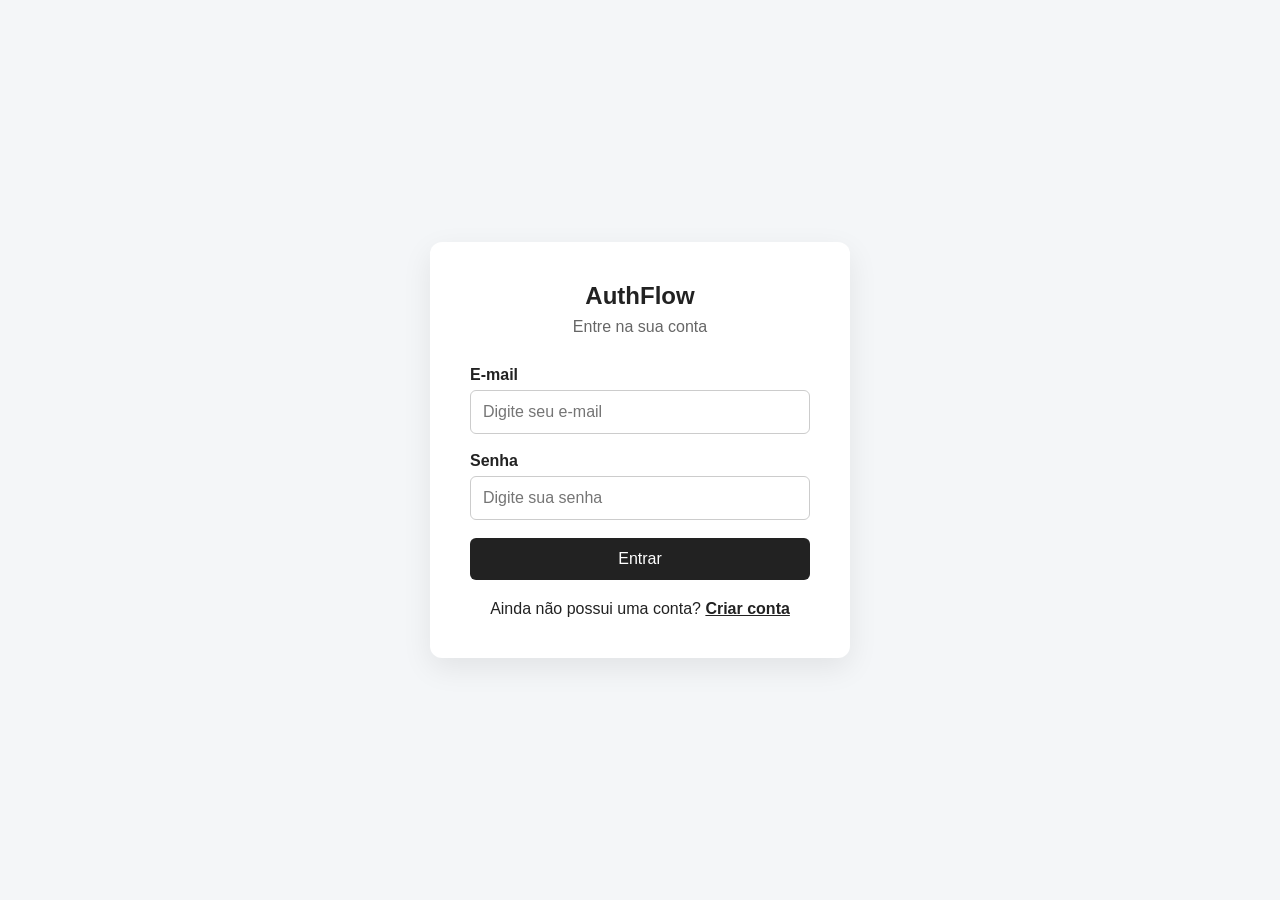
<file: index.html>
<!DOCTYPE html>
<html lang="pt-BR">

<head>
    <meta charset="UTF-8">

    <!-- Permite que a aplicação se adapte a celulares -->
    <meta name="viewport" content="width=device-width, initial-scale=1.0">

    <title>AuthFlow - Login</title>

    <!-- Arquivo responsável pelos estilos da aplicação -->
    <link rel="stylesheet" href="css/style.css">
</head>

<body>

    <main class="auth-container">

        <section class="auth-card">

            <h1>AuthFlow</h1>

            <p class="subtitle">
                Entre na sua conta
            </p>

            <!--
                Formulário de login.

                O JavaScript vai capturar o evento "submit"
                e verificar as credenciais do usuário.
            -->
            <form id="loginForm">

                <div class="form-group">

                    <label for="email">
                        E-mail
                    </label>

                    <input
                        type="email"
                        id="email"
                        name="email"
                        placeholder="Digite seu e-mail"
                        required
                    >

                    <!--
                        Local onde será exibida uma mensagem
                        específica sobre o e-mail.
                    -->
                    <small
                        class="error"
                        id="emailError"
                    ></small>

                </div>


                <div class="form-group">

                    <label for="password">
                        Senha
                    </label>

                    <input
                        type="password"
                        id="password"
                        name="password"
                        placeholder="Digite sua senha"
                        required
                    >

                    <!-- Mensagem de erro relacionada à senha -->
                    <small
                        class="error"
                        id="passwordError"
                    ></small>

                </div>


                <!--
                    Mensagem geral do formulário.

                    Exemplo:
                    "E-mail ou senha incorretos."
                -->
                <p id="formMessage"></p>


                <button type="submit">
                    Entrar
                </button>

            </form>


            <p class="auth-link">

                Ainda não possui uma conta?

                <a href="register.html">
                    Criar conta
                </a>

            </p>

        </section>

    </main>


    <!--
        auth.js precisa ser carregado primeiro porque
        login.js utiliza suas funções.
        Carrega o JavaScript responsável
        pelo funcionamento do login.
    -->
    <script src="js/auth.js"></script>
    <script src="js/login.js"></script>

</body>

</html>
</file>
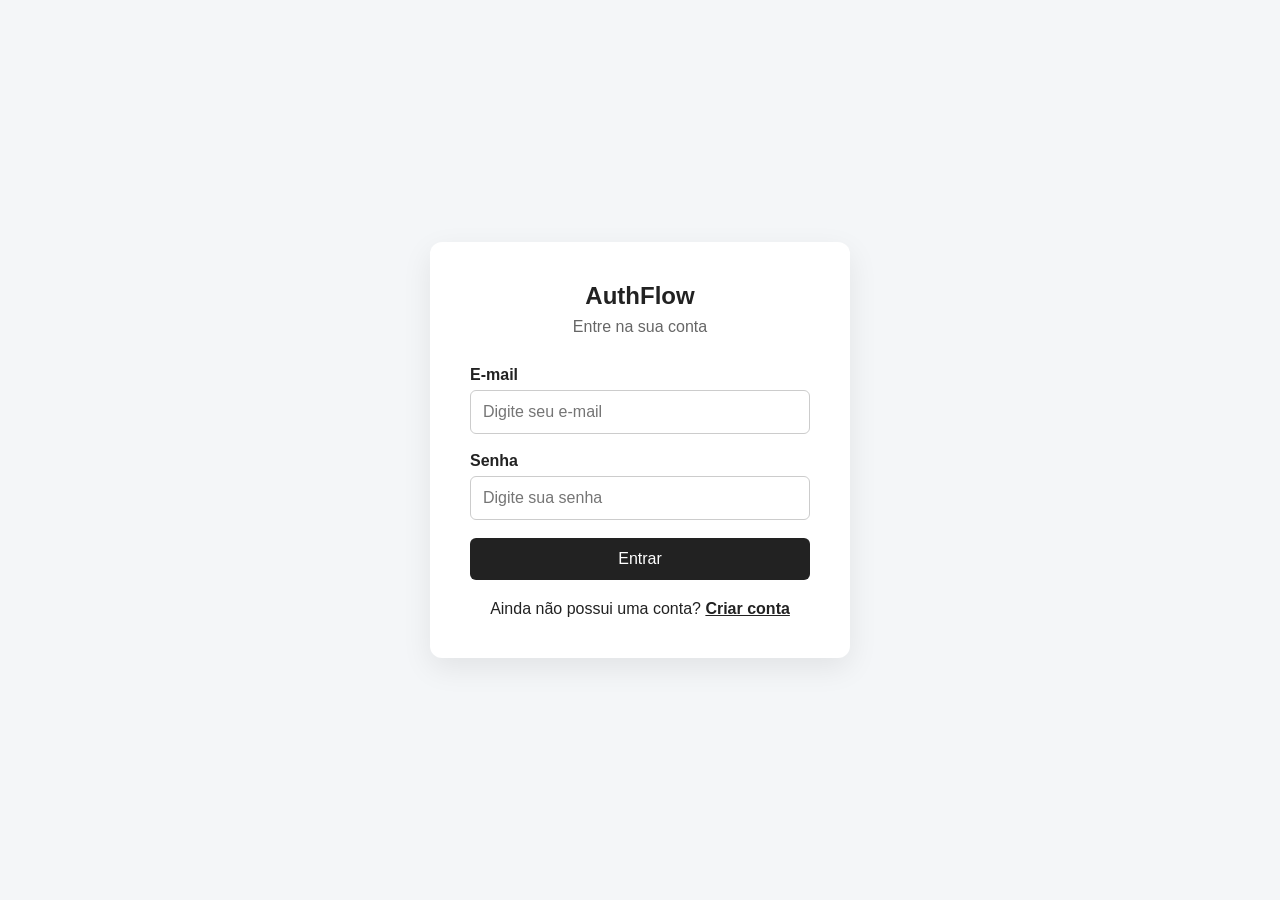
<file: dashboard.html>
<!DOCTYPE html>
<html lang="pt-BR">

<head>
    <meta charset="UTF-8">

    <!-- Permite que a página seja responsiva -->
    <meta name="viewport" content="width=device-width, initial-scale=1.0">

    <title>AuthFlow - Dashboard</title>

    <!-- Estilos principais da aplicação -->
    <link rel="stylesheet" href="css/style.css">
</head>

<body>

    <main class="dashboard-container">

        <section class="dashboard-card">

            <h1>Bem-vindo!</h1>

            <!--
                O JavaScript preencherá essas informações
                utilizando os dados do usuário autenticado.
            -->
            <div class="user-info">

                <p>
                    <strong>Nome:</strong>
                    <span id="userName"></span>
                </p>

                <p>
                    <strong>E-mail:</strong>
                    <span id="userEmail"></span>
                </p>

            </div>


            <!--
                Botão utilizado posteriormente para encerrar
                a sessão do usuário.
            -->
            <button id="logoutButton">
                Sair
            </button>

        </section>

    </main>


        <!--
            auth.js contém as funções de autenticação
            utilizadas pela dashboard.
        -->
        <script src="js/auth.js"></script>

        <!--
            dashboard.js utiliza as funções definidas
            anteriormente em auth.js.
        -->
        <script src="js/dashboard.js"></script>

</body>

</html>
</file>
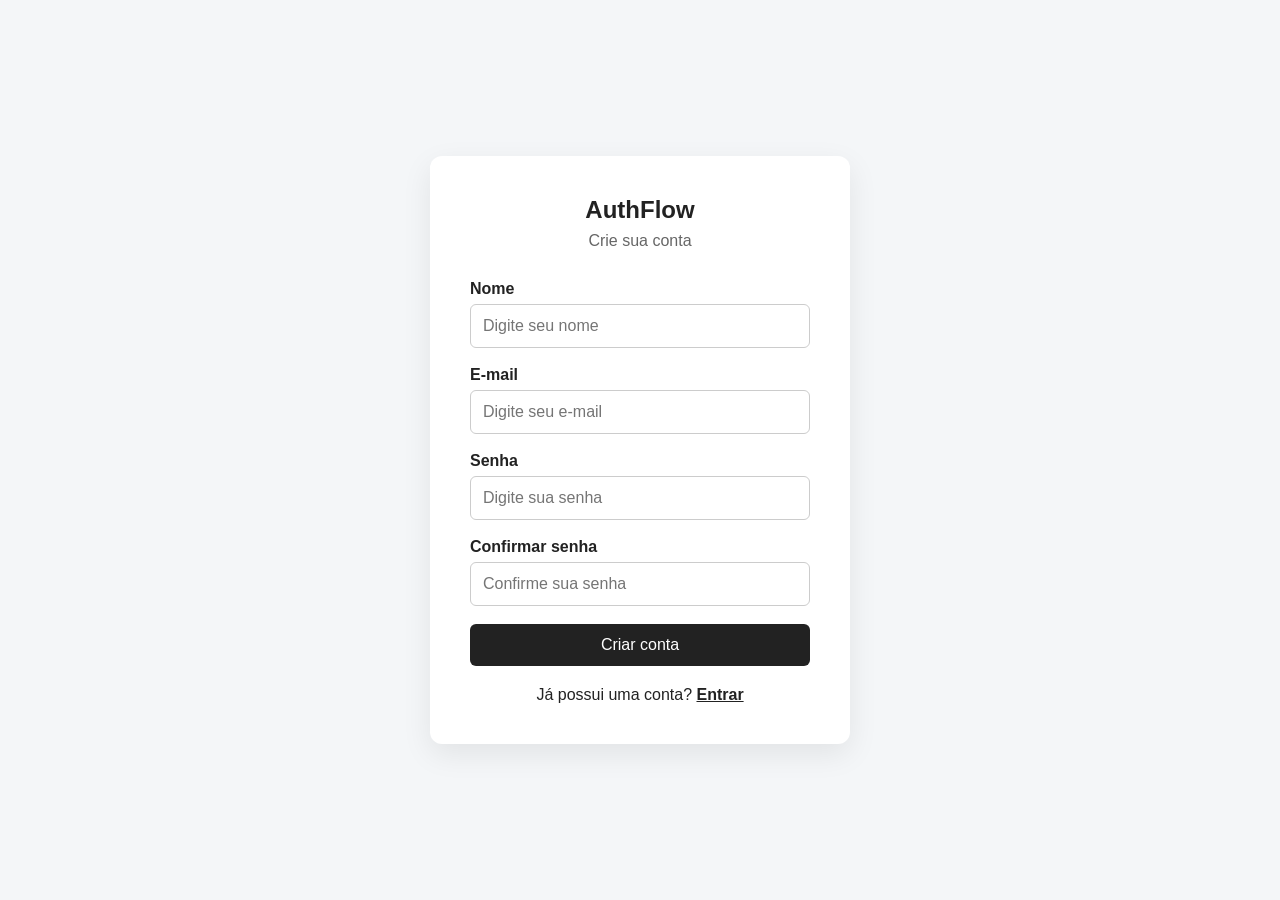
<file: register.html>
<!DOCTYPE html>
<html lang="pt-BR">
<head>
    <meta charset="UTF-8">
    <meta name="viewport" content="width=device-width, initial-scale=1.0">
    <title>AuthFlow - Cadastro</title>

    <link rel="stylesheet" href="css/style.css">
</head>

<body>

    <main class="auth-container">

        <section class="auth-card">

            <h1>AuthFlow</h1>
            <p class="subtitle">Crie sua conta</p>

            <form id="registerForm">

                <div class="form-group">
                    <label for="name">Nome</label>
                    <input
                        type="text"
                        id="name"
                        name="name"
                        placeholder="Digite seu nome"
                        required
                    >
                    <small class="error" id="nameError"></small>
                </div>

                <div class="form-group">
                    <label for="email">E-mail</label>
                    <input
                        type="email"
                        id="email"
                        name="email"
                        placeholder="Digite seu e-mail"
                        required
                    >
                    <small class="error" id="emailError"></small>
                </div>

                <div class="form-group">
                    <label for="password">Senha</label>
                    <input
                        type="password"
                        id="password"
                        name="password"
                        placeholder="Digite sua senha"
                        required
                    >
                    <small class="error" id="passwordError"></small>
                </div>

                <div class="form-group">
                    <label for="confirmPassword">Confirmar senha</label>
                    <input
                        type="password"
                        id="confirmPassword"
                        name="confirmPassword"
                        placeholder="Confirme sua senha"
                        required
                    >
                    <small class="error" id="confirmPasswordError"></small>
                </div>

                <p id="formMessage"></p>

                <button type="submit">
                    Criar conta
                </button>

            </form>

            <p class="auth-link">
                Já possui uma conta?
                <a href="index.html">Entrar</a>
            </p>

        </section>

    </main>

    <script src="js/register.js"></script>

</body>
</html>
</file>
<file: css/style.css>
* {
    margin: 0;
    padding: 0;
    box-sizing: border-box;
}

body {
    font-family: Arial, sans-serif;
    background: #f4f6f8;
    color: #222;
}

.auth-container {
    min-height: 100vh;
    display: flex;
    justify-content: center;
    align-items: center;
    padding: 20px;
}

.auth-card {
    width: 100%;
    max-width: 420px;
    background: #ffffff;
    padding: 40px;
    border-radius: 12px;
    box-shadow: 0 10px 30px rgba(0, 0, 0, 0.08);
}

.auth-card h1 {
    text-align: center;
    margin-bottom: 8px;
}

.subtitle {
    text-align: center;
    color: #666;
    margin-bottom: 30px;
}

.form-group {
    margin-bottom: 18px;
}

.form-group label {
    display: block;
    margin-bottom: 6px;
    font-weight: 600;
}

.form-group input {
    width: 100%;
    padding: 12px;
    border: 1px solid #ccc;
    border-radius: 6px;
    font-size: 16px;
}

.form-group input:focus {
    outline: none;
    border-color: #333;
}

button,
.button-link {
    width: 100%;
    display: block;
    padding: 12px;
    border: none;
    border-radius: 6px;
    background: #222;
    color: white;
    font-size: 16px;
    text-align: center;
    text-decoration: none;
    cursor: pointer;
}

button:hover,
.button-link:hover {
    opacity: 0.9;
}

.error {
    display: block;
    margin-top: 5px;
    color: #d93025;
    font-size: 13px;
}

#formMessage {
    margin-bottom: 15px;
    text-align: center;
}

.auth-link {
    margin-top: 20px;
    text-align: center;
}

.auth-link a {
    color: #222;
    font-weight: bold;
}

/* =====================================================
   DASHBOARD
   ===================================================== */

.dashboard-container {
    min-height: 100vh;

    display: flex;
    justify-content: center;
    align-items: center;

    padding: 20px;
}

.dashboard-card {
    width: 100%;
    max-width: 500px;

    background: #ffffff;

    padding: 40px;

    border-radius: 12px;

    box-shadow: 0 10px 30px rgba(0, 0, 0, 0.08);

    text-align: center;
}

.dashboard-card h1 {
    margin-bottom: 30px;
}

.user-info {
    text-align: left;

    background: #f4f6f8;

    padding: 20px;

    border-radius: 8px;

    margin-bottom: 25px;
}

.user-info p {
    margin-bottom: 10px;
}

.user-info p:last-child {
    margin-bottom: 0;
}
</file>
